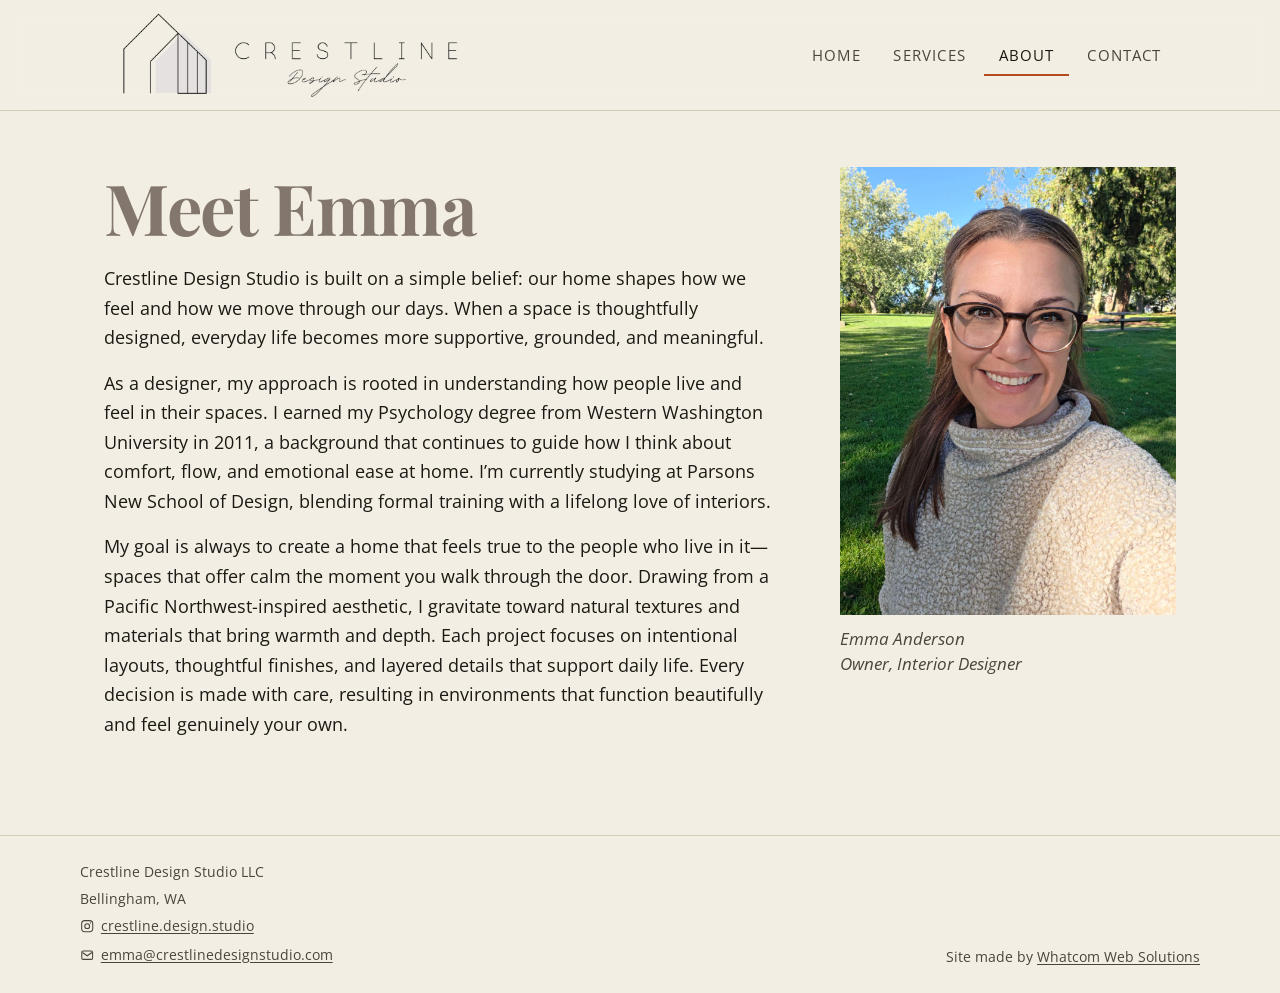
<file: about.html>
<!DOCTYPE html>
<html lang="en">
  <head>
    <meta charset="UTF-8" />
    <meta name="viewport" content="width=device-width, initial-scale=1" />
    <title>About — Crestline Design</title>
    <link rel="preconnect" href="https://fonts.googleapis.com" />
    <link rel="preconnect" href="https://fonts.gstatic.com" crossorigin />
    <link
      href="https://fonts.googleapis.com/css2?family=Open+Sans:wght@400;600&family=Playfair+Display:wght@400;500;700&display=swap"
      rel="stylesheet"
    />
    <link rel="stylesheet" href="css/styles.css" />
    <script src="js/layout.js"></script>
  </head>
  <body>
    <site-header></site-header>

    <main class="page">
      <div class="about-layout">
        <div class="copy">
          <h1>Meet Emma</h1>
          <p>
            Crestline Design Studio is built on a simple belief: our home shapes how we feel and how we move through our days. When a space is thoughtfully designed, everyday life becomes more supportive, grounded, and meaningful.
          </p>
          <p>
            As a designer, my approach is rooted in understanding how people live and feel in their spaces. I earned my Psychology degree from Western Washington University in 2011, a background that continues to guide how I think about comfort, flow, and emotional ease at home. I’m currently studying at Parsons New School of Design, blending formal training with a lifelong love of interiors.
          </p>
          <p>
            My goal is always to create a home that feels true to the people who live in it—spaces that offer calm the moment you walk through the door. Drawing from a Pacific Northwest-inspired aesthetic, I gravitate toward natural textures and materials that bring warmth and depth. Each project focuses on intentional layouts, thoughtful finishes, and layered details that support daily life. Every decision is made with care, resulting in environments that function beautifully and feel genuinely your own.
          </p>
        </div>
        <figure class="profile">
          <img class="profile-photo" src="images/profile.jpg" alt="Emma Anderson, owner and interior designer at Crestline Design Studio" />
          <figcaption class="profile-caption">
            Emma Anderson<br />
            Owner, Interior Designer
          </figcaption>
        </figure>
      </div>
    </main>

    <site-footer></site-footer>
    <script src="js/nav.js"></script>
  </body>
</html>
</file>
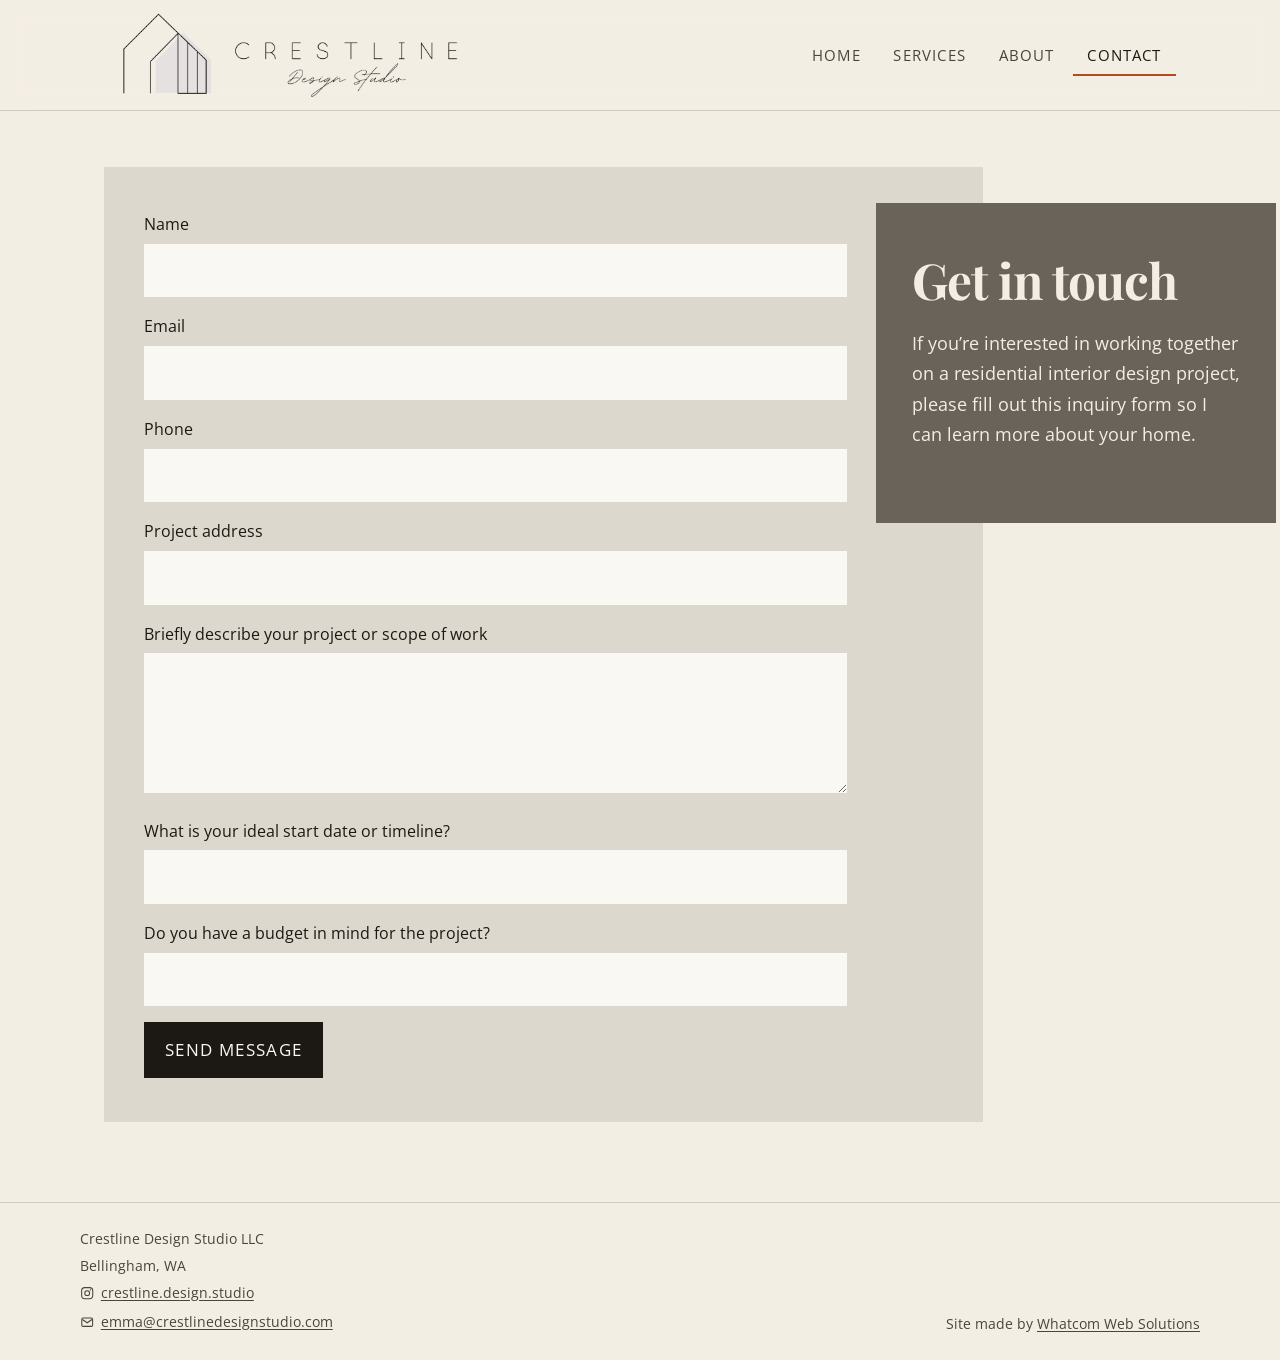
<file: contact.html>
<!DOCTYPE html>
<html lang="en">
  <head>
    <meta charset="UTF-8" />
    <meta name="viewport" content="width=device-width, initial-scale=1" />
    <title>Contact — Crestline Design</title>
    <link rel="preconnect" href="https://fonts.googleapis.com" />
    <link rel="preconnect" href="https://fonts.gstatic.com" crossorigin />
    <link
      href="https://fonts.googleapis.com/css2?family=Open+Sans:wght@400;600&family=Playfair+Display:wght@400;500;700&display=swap"
      rel="stylesheet"
    />
    <link rel="stylesheet" href="css/styles.css" />
    <script src="js/layout.js"></script>
  </head>
  <body>
    <site-header></site-header>

    <main class="page">
      <div class="contact-layout">
        <aside class="contact-card">
          <h1>Get in touch</h1>
          <p>
            If you’re interested in working together on a residential interior design project, please fill out this inquiry form so I can learn more about your home.
          </p>
        </aside>

        <form class="contact-form" action="https://api.web3forms.com/submit" method="post">
          <input type="hidden" name="access_key" value="4f3761c3-a726-4fc9-9fdc-78aa028d6f1f" />
          <input type="hidden" name="subject" value="New Contact Form Submission - Crestline Design" />
          <input type="checkbox" name="botcheck" class="hidden" tabindex="-1" autocomplete="off" />

          <label for="name">Name</label>
          <input id="name" name="name" type="text" autocomplete="name" required />

          <label for="email">Email</label>
          <input id="email" name="email" type="email" autocomplete="email" required />

          <label for="phone">Phone</label>
          <input id="phone" name="phone" type="tel" autocomplete="tel" />

          <label for="project-address">Project address</label>
          <input id="project-address" name="project-address" type="text" autocomplete="street-address" />

          <label for="scope">Briefly describe your project or scope of work</label>
          <textarea id="scope" name="scope" required></textarea>

          <label for="timeline">What is your ideal start date or timeline?</label>
          <input id="timeline" name="timeline" type="text" />

          <label for="budget">Do you have a budget in mind for the project?</label>
          <input id="budget" name="budget" type="text" />

          <button class="btn" type="submit">Send message</button>
          <p class="form-success" hidden>Thanks! We’ll be in touch shortly.</p>
        </form>
      </div>
    </main>

    <site-footer></site-footer>
    <script src="js/nav.js"></script>
  </body>
</html>
</file>
<file: css/styles.css>
:root {
  --ink: #1c1914;
  --ink-soft: #4a453c;
  --paper: #f3eee4;
  --paper-deep: #e7dfd0;
  --line: #d4cbb8;
  --accent: #b54a1e;
  --accent-hover: #933c18;
  --forest: #2f3d32;
  --white: #faf8f3;
  --shadow: 0 18px 40px rgba(28, 25, 20, 0.08);
  --max: 1120px;
  --header-h: 110px;
}

*,
*::before,
*::after {
  box-sizing: border-box;
}

html {
  scroll-behavior: smooth;
}

body {
  margin: 0;
  font-family: "Open Sans", sans-serif;
  font-size: 1.0625rem;
  line-height: 1.65;
  color: var(--ink);
  background: var(--paper);
}

img {
  max-width: 100%;
  display: block;
}

a {
  color: inherit;
}

h1,
h2,
h3 {
  font-family: "Playfair Display", serif;
  font-weight: 700;
  letter-spacing: -0.02em;
  line-height: 1.15;
  color: #82766d;
}

h1 {
  font-size: clamp(2.4rem, 6vw, 4.4rem);
  margin: 0 0 1rem;
}

h2 {
  font-size: clamp(1.8rem, 3.5vw, 2.6rem);
  margin: 0 0 0.75rem;
}

h3 {
  font-size: 1.35rem;
  margin: 0 0 0.5rem;
}

p {
  margin: 0 0 1rem;
  color: var(--ink-soft);
}

site-header,
site-footer {
  display: block;
}

.lede {
  font-size: 1.2rem;
  max-width: 38rem;
}

.site-header {
  position: sticky;
  top: 0;
  z-index: 40;
  background: rgba(243, 238, 228, 0.92);
  backdrop-filter: blur(12px);
  border-bottom: 1px solid var(--line);
}

.header-inner {
  max-width: var(--max);
  margin: 0 auto;
  min-height: var(--header-h);
  padding: 0 1.5rem;
  display: flex;
  align-items: center;
  justify-content: space-between;
  gap: 1.5rem;
}

.brand {
  display: flex;
  align-items: center;
  min-width: 0;
  flex: 1 1 auto;
  text-decoration: none;
}

.logo {
  width: auto;
  height: auto;
  max-height: 92px;
  max-width: 100%;
  object-fit: contain;
}

.nav-toggle {
  display: none;
  flex-shrink: 0;
  width: 44px;
  height: 44px;
  border: 1px solid var(--line);
  background: transparent;
  cursor: pointer;
  padding: 0;
}

.nav-toggle .icon,
.nav-toggle .icon::before,
.nav-toggle .icon::after {
  display: block;
  width: 18px;
  height: 1.5px;
  background: var(--ink);
  margin: 0 auto;
  position: relative;
}

.nav-toggle .icon::before,
.nav-toggle .icon::after {
  content: "";
  position: absolute;
  left: 0;
}

.nav-toggle .icon::before {
  top: -6px;
}

.nav-toggle .icon::after {
  top: 6px;
}

.site-nav ul {
  display: flex;
  gap: 0.25rem;
  list-style: none;
  margin: 0;
  padding: 0;
}

.site-nav a {
  display: block;
  padding: 0.55rem 0.9rem;
  text-decoration: none;
  font-size: 0.92rem;
  letter-spacing: 0.08em;
  text-transform: uppercase;
  color: var(--ink-soft);
}

.site-nav a:hover,
.site-nav a[aria-current="page"] {
  color: var(--ink);
}

.site-nav a[aria-current="page"] {
  box-shadow: inset 0 -2px 0 var(--accent);
}

.page {
  max-width: var(--max);
  margin: 0 auto;
  padding: 3.5rem 1.5rem 5rem;
}

.home {
  padding-top: 2rem;
}

.home-hero {
  width: 100%;
  height: 420px;
  overflow: hidden;
  background: var(--paper-deep);
}

.home-hero img,
.home-inset img,
.carousel-slide img {
  width: 100%;
  height: 100%;
  object-fit: cover;
}

.carousel {
  position: relative;
}

.carousel-viewport {
  position: relative;
  width: 100%;
  height: 100%;
}

.carousel-slide {
  position: absolute;
  inset: 0;
  opacity: 0;
  transition: opacity 0.9s ease;
}

.carousel-slide.is-active {
  opacity: 1;
  z-index: 1;
}

.carousel-btn {
  position: absolute;
  top: 50%;
  z-index: 2;
  display: grid;
  place-items: center;
  width: 2.25rem;
  height: 2.25rem;
  padding: 0;
  border: 0;
  border-radius: 50%;
  background: rgba(250, 248, 243, 0.88);
  color: var(--ink);
  cursor: pointer;
  transform: translateY(-50%);
}

.carousel-btn svg {
  width: 1.1rem;
  height: 1.1rem;
}

.carousel-btn:hover {
  background: var(--white);
}

.carousel-prev {
  left: 0.75rem;
}

.carousel-next {
  right: 0.75rem;
}

.carousel-dots {
  position: absolute;
  bottom: 0.8rem;
  left: 0;
  right: 0;
  z-index: 2;
  display: flex;
  justify-content: center;
  gap: 0.45rem;
}

.carousel-dot {
  width: 0.55rem;
  height: 0.55rem;
  padding: 0;
  border: 0;
  border-radius: 50%;
  background: rgba(250, 248, 243, 0.5);
  cursor: pointer;
}

.carousel-dot.is-active,
.carousel-dot:hover {
  background: var(--white);
}

@media (prefers-reduced-motion: reduce) {
  .carousel-slide {
    transition: none;
  }
}

.home-lower {
  display: grid;
  grid-template-columns: 1.05fr 0.95fr;
  gap: 3rem;
  align-items: start;
  margin-top: 2.75rem;
}

.home-intro {
  font-family: "Playfair Display", serif;
  font-size: clamp(1.7rem, 3.2vw, 2.4rem);
  font-weight: 500;
  line-height: 1.28;
  color: var(--ink);
  margin: 0;
  max-width: 22ch;
}

.home-inset {
  height: 240px;
  overflow: hidden;
  background: var(--paper-deep);
}

.home-inset img {
  object-position: center;
}

.intro {
  font-size: 1.25rem;
  max-width: 40rem;
  margin: 0 0 2.5rem;
  color: var(--ink);
}

.image-placeholders {
  display: grid;
  grid-template-columns: 1.4fr 1fr;
  grid-template-rows: 220px 220px;
  gap: 1rem;
}

.image-placeholder {
  display: flex;
  align-items: center;
  justify-content: center;
  background: var(--paper-deep);
  border: 1px dashed var(--line);
  color: var(--ink-soft);
  font-size: 0.82rem;
  letter-spacing: 0.12em;
  text-transform: uppercase;
}

.image-placeholder:first-child {
  grid-row: 1 / 3;
}

.copy {
  max-width: 42rem;
  margin-bottom: 2.5rem;
}

.copy p {
  font-size: 1.12rem;
  color: var(--ink);
}

.about-layout {
  display: grid;
  grid-template-columns: 1.4fr 0.7fr;
  gap: 4rem;
  align-items: start;
}

.about-layout .copy {
  margin-bottom: 0;
}

.profile {
  margin: 0;
}

.profile-photo {
  width: 100%;
  height: auto;
  aspect-ratio: 3 / 4;
  object-fit: cover;
}

.profile-caption {
  margin-top: 0.75rem;
  font-style: italic;
  color: var(--ink-soft);
  line-height: 1.45;
}

.gallery {
  overflow: hidden;
  background: var(--paper-deep);
  aspect-ratio: 16 / 9;
}

.hero {
  padding: 4.5rem 0 3.5rem;
  border-bottom: 1px solid var(--line);
  margin-bottom: 3.5rem;
}

.kicker {
  display: inline-block;
  font-size: 0.78rem;
  letter-spacing: 0.18em;
  text-transform: uppercase;
  color: var(--accent);
  margin-bottom: 1rem;
}

.hero-grid,
.split,
.cards,
.contact-grid {
  display: grid;
  gap: 2rem;
}

.hero-grid {
  grid-template-columns: 1.3fr 0.9fr;
  align-items: end;
}

.ridge {
  height: 140px;
  background:
    linear-gradient(180deg, transparent 40%, var(--paper-deep) 40%),
    linear-gradient(135deg, var(--forest) 0 42%, transparent 42% 100%),
    linear-gradient(160deg, transparent 0 28%, #6b7a62 28% 58%, transparent 58%),
    linear-gradient(145deg, transparent 0 48%, #8d6a4a 48% 78%, transparent 78%);
  border-radius: 2px;
}

.actions {
  display: flex;
  flex-wrap: wrap;
  gap: 0.8rem;
  margin-top: 1.75rem;
}

.btn {
  display: inline-flex;
  align-items: center;
  justify-content: center;
  padding: 0.8rem 1.25rem;
  text-decoration: none;
  font-size: 0.88rem;
  letter-spacing: 0.08em;
  text-transform: uppercase;
  border: 1px solid var(--ink);
  background: var(--ink);
  color: var(--white);
}

.btn:hover {
  background: var(--accent);
  border-color: var(--accent);
}

.btn-ghost {
  background: transparent;
  color: var(--ink);
}

.btn-ghost:hover {
  background: var(--ink);
  color: var(--white);
  border-color: var(--ink);
}

.section {
  margin-bottom: 3.75rem;
}

.split {
  grid-template-columns: 0.9fr 1.1fr;
  gap: 3rem;
  align-items: start;
}

.cards {
  grid-template-columns: repeat(3, 1fr);
}

.card,
.panel {
  background: var(--white);
  border: 1px solid var(--line);
  padding: 1.5rem 1.4rem 1.6rem;
  box-shadow: var(--shadow);
}

.card p,
.panel p {
  margin-bottom: 0;
}

.meta {
  font-size: 0.82rem;
  letter-spacing: 0.12em;
  text-transform: uppercase;
  color: var(--accent);
  margin-bottom: 0.65rem;
}

.service-list {
  display: grid;
  gap: 1.25rem;
}

.service {
  display: grid;
  grid-template-columns: 5.5rem 1fr;
  gap: 1.25rem;
  padding: 1.5rem 0;
  border-top: 1px solid var(--line);
}

.service:last-child {
  border-bottom: 1px solid var(--line);
}

.service-num {
  font-size: 1.4rem;
  color: var(--accent);
}

.quote {
  font-size: clamp(1.4rem, 2.5vw, 1.9rem);
  line-height: 1.4;
  color: var(--ink);
  margin: 0;
}

.contact-layout {
  position: relative;
}

.contact-form {
  width: 82%;
  max-width: none;
  background: #ddd8ce;
  padding: 2.75rem 2.5rem;
  padding-right: 8.5rem;
}

.contact-form label {
  font-size: 1rem;
}

.contact-form input,
.contact-form textarea {
  border: none;
  background: var(--white);
}

.contact-card {
  position: absolute;
  top: 2.25rem;
  right: -100px;
  z-index: 2;
  width: min(25rem, 44%);
  min-height: 20rem;
  background: #6a635a;
  padding: 3rem 2.25rem;
  color: var(--paper);
}

.contact-card h1 {
  font-size: clamp(2.3rem, 4vw, 3.1rem);
  color: var(--paper);
  margin-bottom: 1.25rem;
}

.contact-card p {
  margin: 0;
  font-family: "Open Sans", sans-serif;
  color: var(--paper);
  font-size: 1.15rem;
  line-height: 1.65;
}

.form-row {
  display: grid;
  grid-template-columns: 1fr 1fr;
  gap: 1rem;
}

label {
  display: block;
  font-size: 0.92rem;
  margin-bottom: 0.4rem;
}

input,
textarea,
select {
  width: 100%;
  margin-bottom: 1rem;
  padding: 0.8rem 0.9rem;
  border: 1px solid var(--line);
  background: var(--white);
  color: var(--ink);
  font: inherit;
}

textarea {
  min-height: 140px;
  resize: vertical;
}

button[type="submit"] {
  font: inherit;
  cursor: pointer;
}

.site-footer {
  border-top: 1px solid var(--line);
  padding: 1.5rem;
}

.footer-inner {
  max-width: var(--max);
  margin: 0 auto;
  display: flex;
  justify-content: space-between;
  align-items: flex-end;
  gap: 1.5rem;
  font-size: 0.9rem;
  color: var(--ink-soft);
}

.footer-contact {
  display: flex;
  flex-direction: column;
  gap: 0.2rem;
}

.footer-contact p,
.footer-credit {
  margin: 0;
}

.footer-credit {
  text-align: right;
}

.footer-link {
  display: inline-flex;
  align-items: center;
  gap: 0.4rem;
}

.footer-link svg {
  width: 1em;
  height: 1em;
  flex-shrink: 0;
}

.footer-inner a {
  color: inherit;
  text-decoration: underline;
  text-underline-offset: 0.15em;
}

.footer-inner a:hover {
  color: var(--ink);
}

.hidden {
  display: none;
}

.form-success {
  margin-top: 0.75rem;
  color: var(--forest);
}

@media (max-width: 860px) {
  .nav-toggle {
    display: block;
  }

  .site-nav {
    display: none;
    position: absolute;
    left: 0;
    right: 0;
    top: var(--header-h);
    background: var(--paper);
    border-bottom: 1px solid var(--line);
    padding: 0.5rem 1.25rem 1rem;
  }

  .site-nav.is-open {
    display: block;
  }

  .site-nav ul {
    flex-direction: column;
  }

  .hero-grid,
  .split,
  .cards,
  .contact-grid,
  .service,
  .image-placeholders,
  .about-layout,
  .home-lower {
    grid-template-columns: 1fr;
  }

  .form-row {
    grid-template-columns: 1fr;
  }

  .contact-form {
    width: 100%;
    padding: 1.75rem 1.4rem;
  }

  .contact-card {
    position: static;
    width: 100%;
    min-height: 0;
    right: auto;
    margin-bottom: 1.25rem;
  }

  .image-placeholders {
    grid-template-rows: 200px 200px 200px;
  }

  .image-placeholder:first-child {
    grid-row: auto;
  }

  .home-intro {
    max-width: none;
  }

  .home-hero {
    height: 240px;
  }

  .footer-inner {
    flex-direction: column;
    align-items: flex-start;
  }

  .footer-credit {
    text-align: left;
  }
}
</file>
